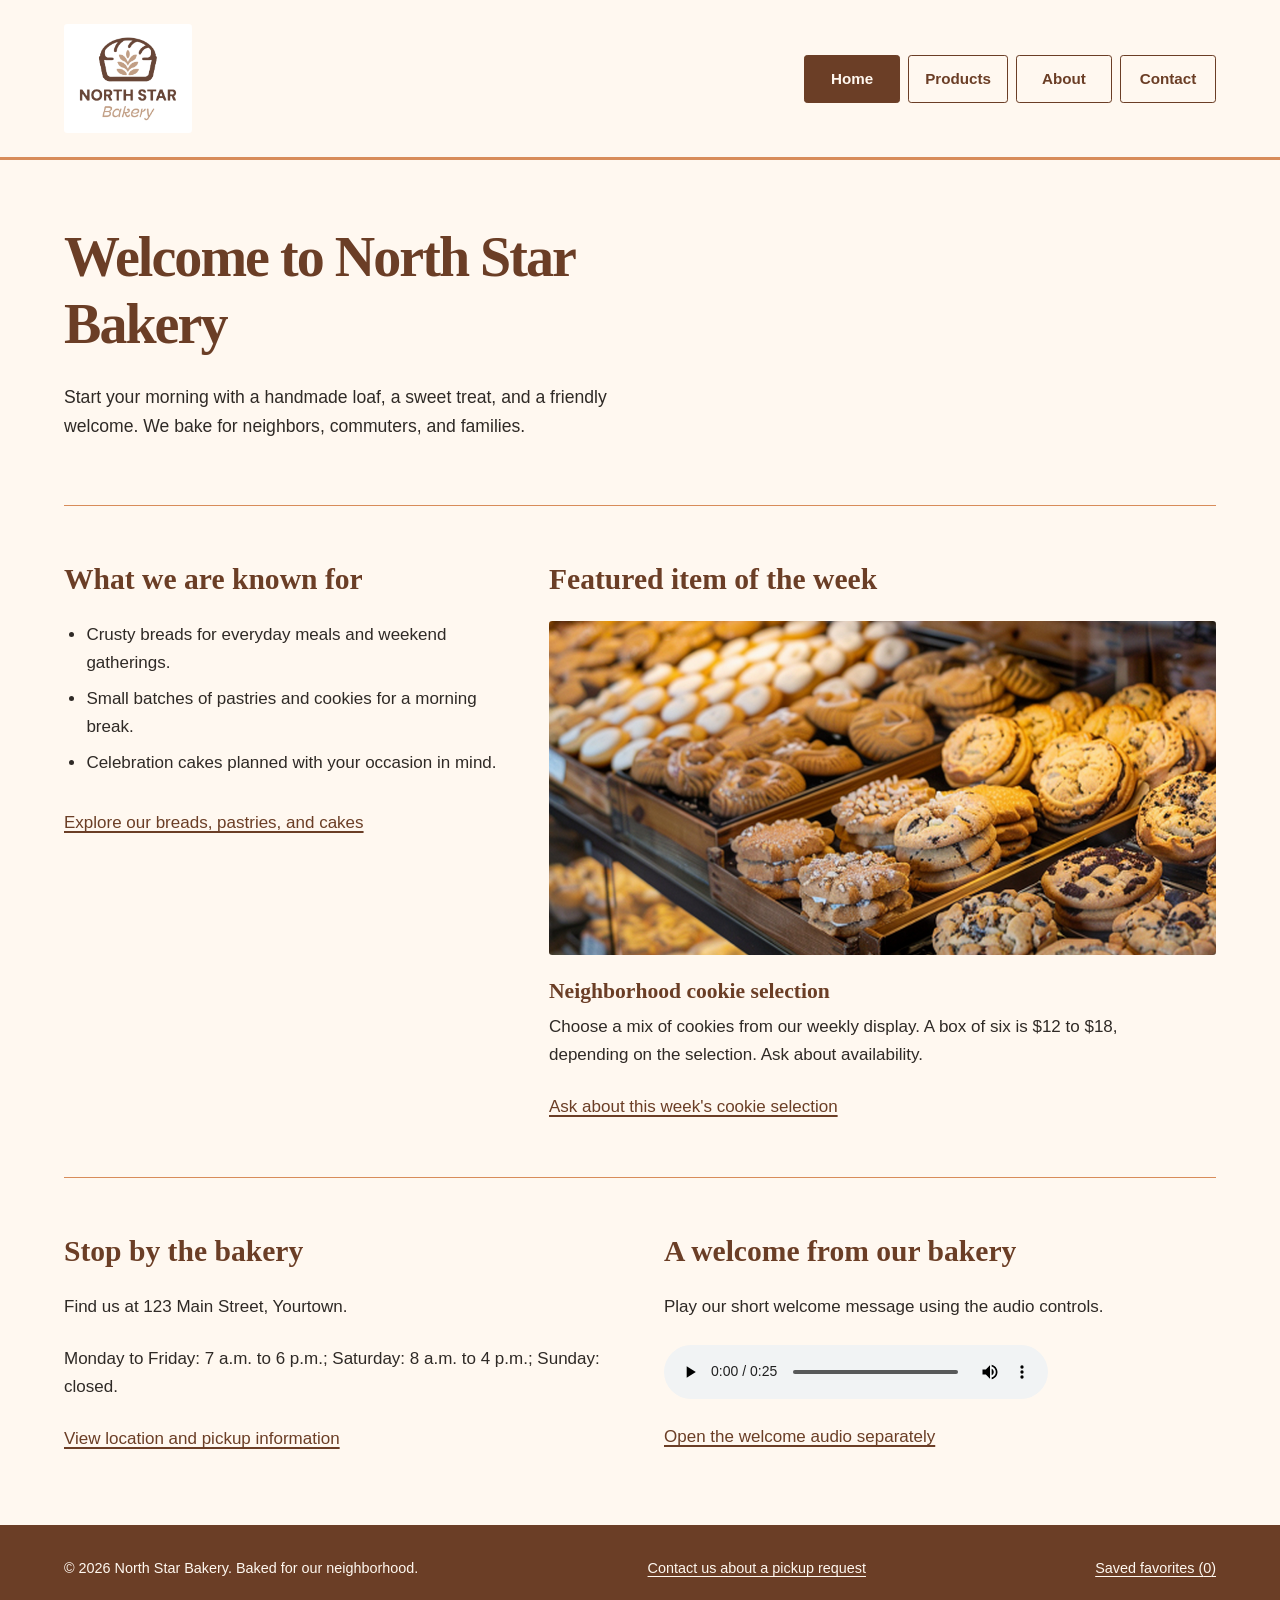
<file: index.html>
<!DOCTYPE html>
<html lang="en">
<head>
  <meta charset="UTF-8">
  <meta name="viewport" content="width=device-width, initial-scale=1.0">
  <meta name="description" content="Neighborhood breads, pastries, cakes, and weekly bakery features.">
  <title>Home | North Star Bakery</title>
<link rel="stylesheet" href="styles.css">
<script type="module" src="app.js"></script>
</head>
<body class="index-page">
  <!-- Business details are sample content for the client scenario. -->
  <a href="#main-content">Skip to main content</a>
  <header>
    <div class="container header-inner">
<img src="media/bakery-logo.png" width="140" alt="North Star Bakery logo with a bread and wheat emblem">
    <nav aria-label="Main navigation">
      <ul>
        <li><a href="index.html" aria-current="page">Home</a></li>
        <li><a href="products.html">Products</a></li>
        <li><a href="about.html">About</a></li>
        <li><a href="contact.html">Contact</a></li>
      </ul>
    </nav>
  </div></header>
  <main id="main-content" class="container">
    <div class="page-intro">
<h1>Welcome to North Star Bakery</h1>
    <p>Start your morning with a handmade loaf, a sweet treat, and a
       friendly welcome. We bake for neighbors, commuters, and families.</p>
    </div>
<div class="home-highlights">
<section aria-labelledby="known-for" class="content-section">
      <h2 id="known-for">What we are known for</h2>
      <ul>
        <li>Crusty breads for everyday meals and weekend gatherings.</li>
        <li>Small batches of pastries and cookies for a morning break.</li>
        <li>Celebration cakes planned with your occasion in mind.</li>
      </ul>
      <p><a href="products.html">Explore our breads, pastries, and cakes</a></p>
    </section>
    <section aria-labelledby="weekly-feature" class="content-section">
      <h2 id="weekly-feature">Featured item of the week</h2>
      <picture>
        <source media="(min-width: 700px)" srcset="media/bakery-feature-large.png">
        <img src="media/bakery-feature-small.png" width="320" alt="Assorted cookies and pastries arranged in a bakery display">
      </picture>
      <h3>Neighborhood cookie selection</h3>
      <p>Choose a mix of cookies from our weekly display. A box of six is
         $12 to $18, depending on the selection. Ask about availability.</p>
      <p><a href="contact.html">Ask about this week's cookie selection</a></p>
    </section>
    </div>
<div class="home-details">
<section aria-labelledby="visit" class="content-section">
      <h2 id="visit">Stop by the bakery</h2>
      <p>Find us at 123 Main Street, Yourtown.</p>
      <p>Monday to Friday: 7 a.m. to 6 p.m.; Saturday: 8 a.m. to 4 p.m.;
         Sunday: closed.</p>
      <p><a href="contact.html#location">View location and pickup information</a></p>
    </section>
    <section aria-labelledby="welcome-audio" class="content-section">
      <h2 id="welcome-audio">A welcome from our bakery</h2>
      <p>Play our short welcome message using the audio controls.</p>
      <audio controls preload="metadata" aria-labelledby="welcome-audio">
        <source src="media/bakery-welcome.mp3" type="audio/mpeg">
        Your browser does not support HTML audio.
        <a href="media/bakery-welcome.mp3">Download the bakery welcome audio</a>.
      </audio>
      <p><a href="media/bakery-welcome.mp3">Open the welcome audio separately</a></p>
    </section>
  </div></main>
  <footer>
    <div class="container footer-inner">
<p>© 2026 North Star Bakery. Baked for our neighborhood.</p>
    <p><a href="contact.html">Contact us about a pickup request</a></p>
  <p><a href="products.html#favorites-panel">Saved favorites (<span data-favorite-count>0</span>)</a></p>
</div></footer>
</body>
</html>
</file>
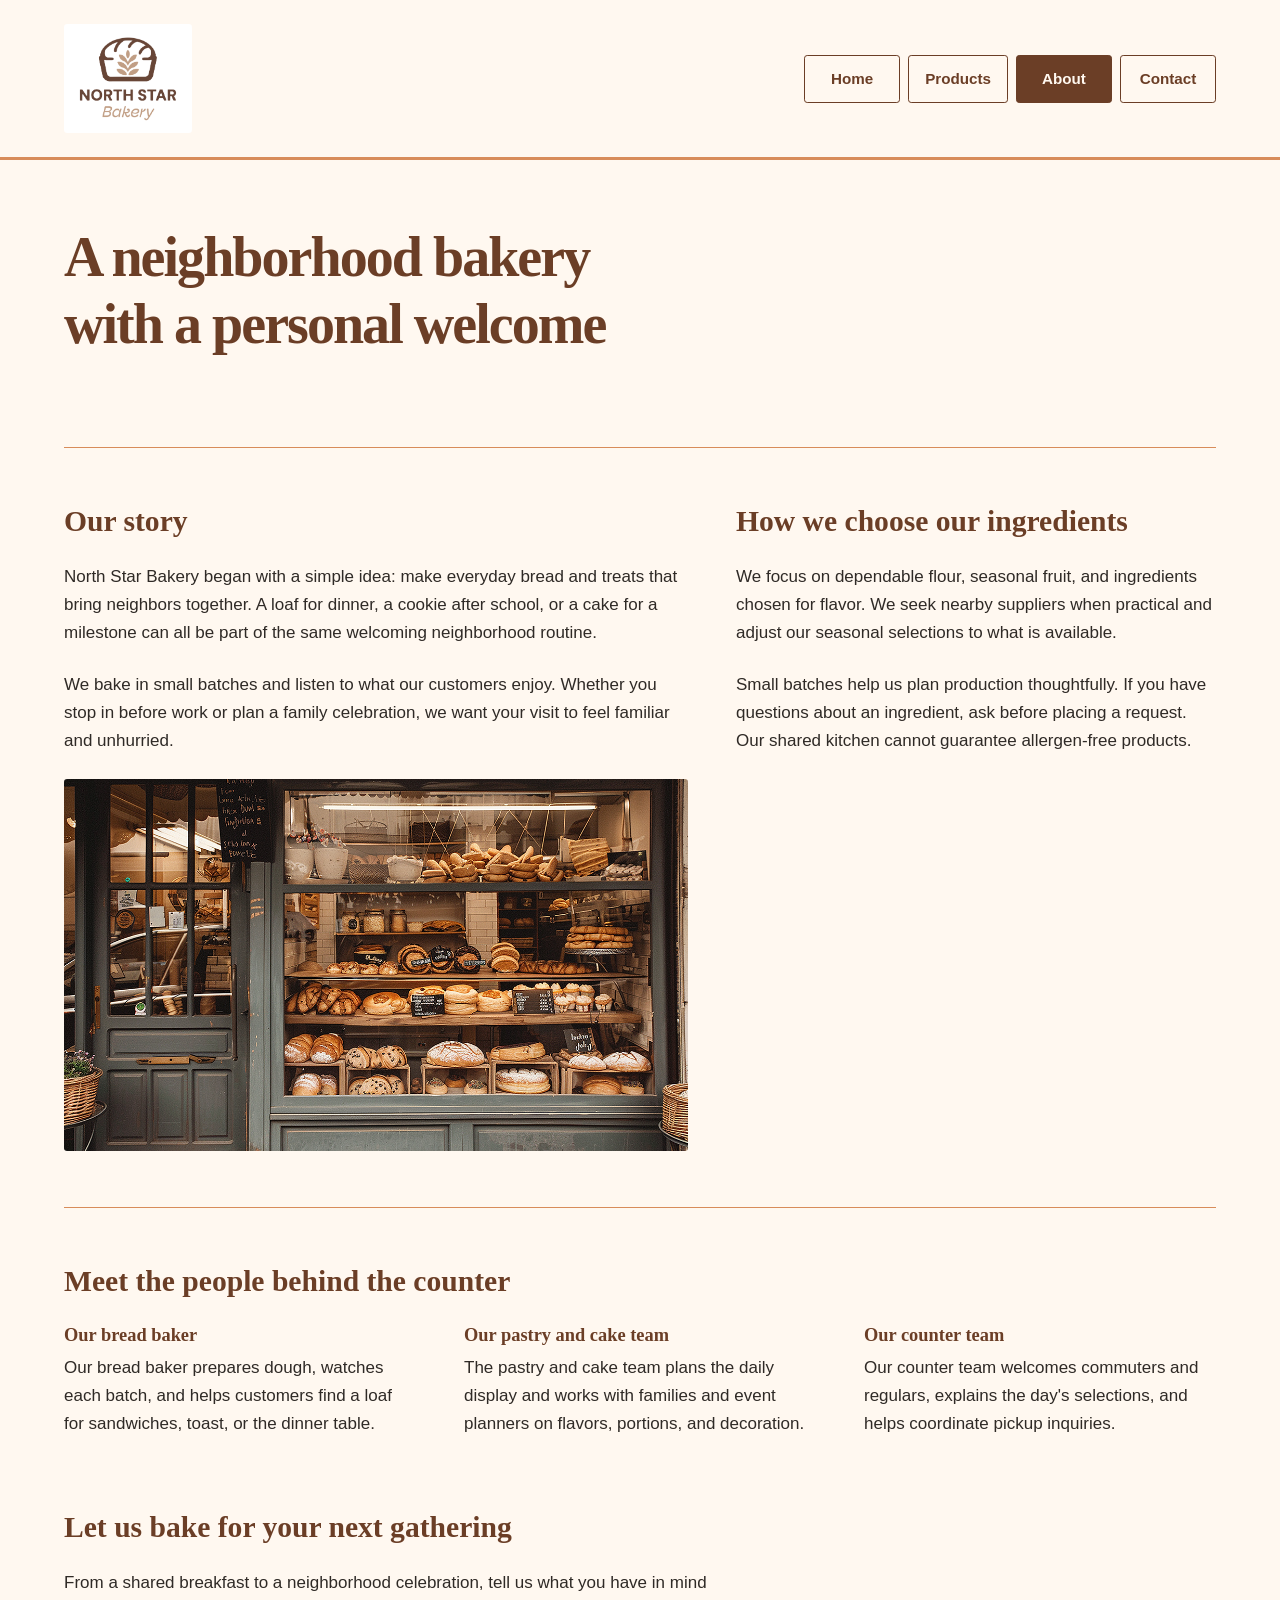
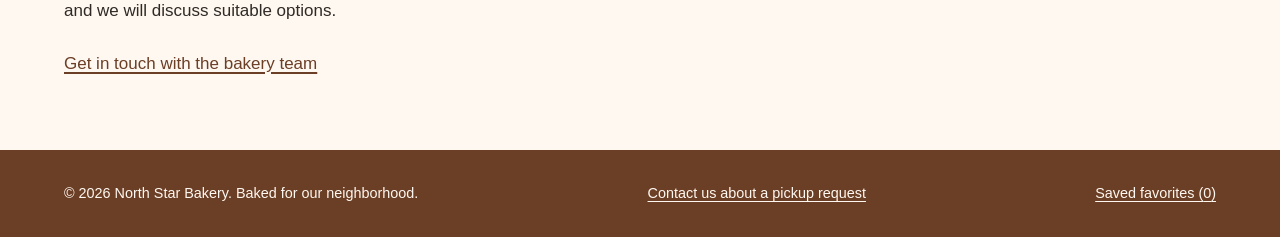
<file: about.html>
<!DOCTYPE html>
<html lang="en">
<head>
  <meta charset="UTF-8">
  <meta name="viewport" content="width=device-width, initial-scale=1.0">
  <meta name="description" content="Our community bakery story, ingredients, and baking team.">
  <title>About | North Star Bakery</title>
<link rel="stylesheet" href="styles.css">
<script type="module" src="app.js"></script>
</head>
<body class="about-page">
  <!-- Business details are sample content for the client scenario. -->
  <a href="#main-content">Skip to main content</a>
  <header>
    <div class="container header-inner">
<img src="media/bakery-logo.png" width="140" alt="North Star Bakery logo with a bread and wheat emblem">
    <nav aria-label="Main navigation">
      <ul>
        <li><a href="index.html">Home</a></li>
        <li><a href="products.html">Products</a></li>
        <li><a href="about.html" aria-current="page">About</a></li>
        <li><a href="contact.html">Contact</a></li>
      </ul>
    </nav>
  </div></header>
  <main id="main-content" class="container">
    <div class="page-intro">
<h1>A neighborhood bakery with a personal welcome</h1>
    </div>
<div class="story-layout">
<section aria-labelledby="story" class="content-section">
      <h2 id="story">Our story</h2>
      <p>North Star Bakery began with a simple idea: make everyday bread
         and treats that bring neighbors together. A loaf for dinner, a
         cookie after school, or a cake for a milestone can all be part
         of the same welcoming neighborhood routine.</p>
      <p>We bake in small batches and listen to what our customers enjoy.
         Whether you stop in before work or plan a family celebration,
         we want your visit to feel familiar and unhurried.</p>
      <img src="media/bakery-storefront.png" width="480" alt="Bakery entrance beside a window filled with breads and pastries">
    </section>
    <section aria-labelledby="sourcing" class="content-section">
      <h2 id="sourcing">How we choose our ingredients</h2>
      <p>We focus on dependable flour, seasonal fruit, and ingredients
         chosen for flavor. We seek nearby suppliers when practical and
         adjust our seasonal selections to what is available.</p>
      <p>Small batches help us plan production thoughtfully. If you have
         questions about an ingredient, ask before placing a request.
         Our shared kitchen cannot guarantee allergen-free products.</p>
    </section>
    </div>
<section aria-labelledby="team" class="content-section">
      <h2 id="team">Meet the people behind the counter</h2>
      <div class="staff-list">
<div class="staff-member">
<h3>Our bread baker</h3>
      <p>Our bread baker prepares dough, watches each batch, and helps
         customers find a loaf for sandwiches, toast, or the dinner table.</p>
      </div>
<div class="staff-member">
<h3>Our pastry and cake team</h3>
      <p>The pastry and cake team plans the daily display and works with
         families and event planners on flavors, portions, and decoration.</p>
      </div>
<div class="staff-member">
<h3>Our counter team</h3>
      <p>Our counter team welcomes commuters and regulars, explains the
         day's selections, and helps coordinate pickup inquiries.</p>
    </div>
</div></section>
    <section aria-labelledby="community" class="content-section">
      <h2 id="community">Let us bake for your next gathering</h2>
      <p>From a shared breakfast to a neighborhood celebration, tell us
         what you have in mind and we will discuss suitable options.</p>
      <p><a href="contact.html">Get in touch with the bakery team</a></p>
    </section>
  </main>
  <footer>
    <div class="container footer-inner">
<p>© 2026 North Star Bakery. Baked for our neighborhood.</p>
    <p><a href="contact.html">Contact us about a pickup request</a></p>
  <p><a href="products.html#favorites-panel">Saved favorites (<span data-favorite-count>0</span>)</a></p>
</div></footer>
</body>
</html>
</file>
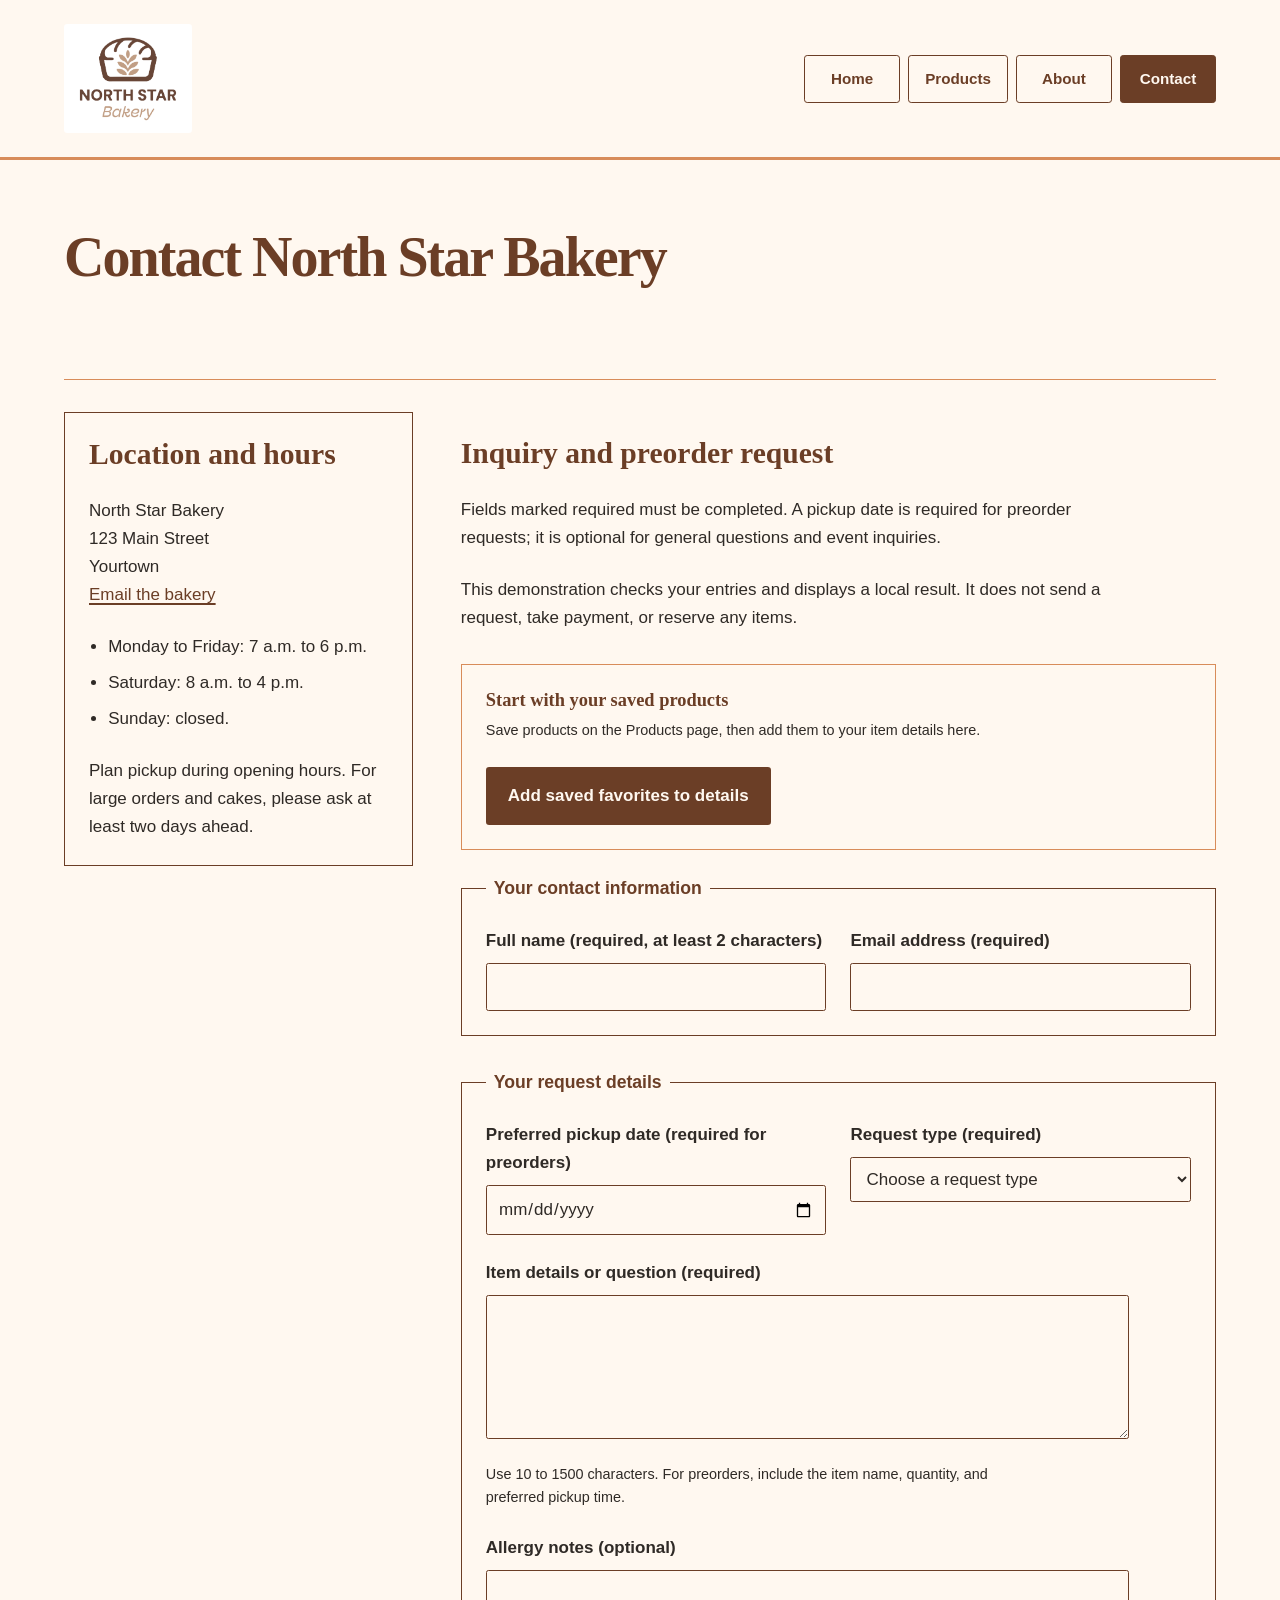
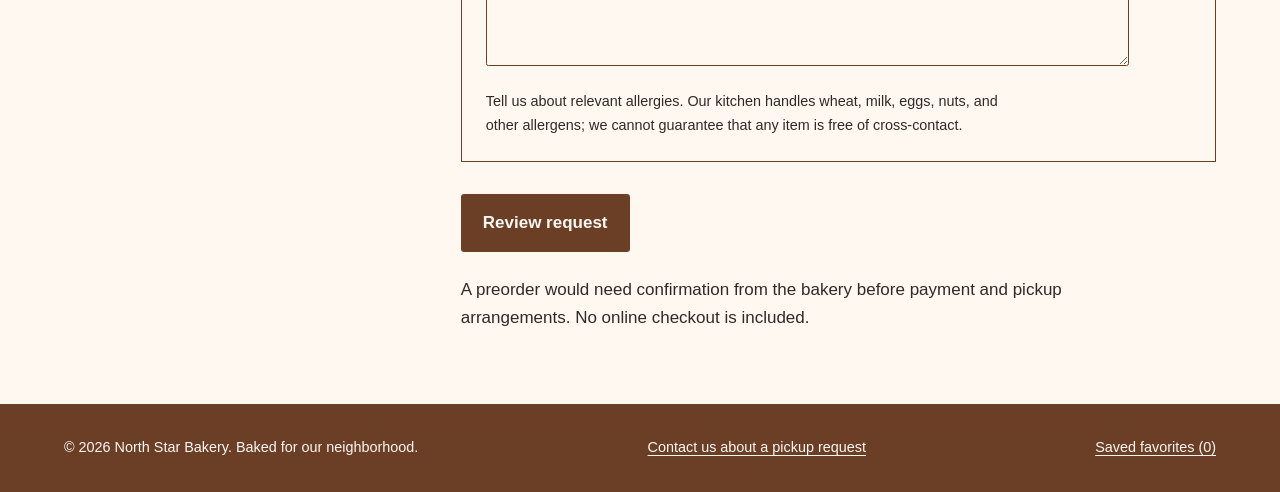
<file: contact.html>
<!DOCTYPE html>
<html lang="en">
<head>
  <meta charset="UTF-8">
  <meta name="viewport" content="width=device-width, initial-scale=1.0">
  <meta name="description" content="Bakery hours, location, and inquiry or preorder request form.">
  <title>Contact | North Star Bakery</title>
<link rel="stylesheet" href="styles.css">
<script type="module" src="app.js"></script>
</head>
<body class="contact-page">
  <!-- Business details are sample content for the client scenario. -->
  <a href="#main-content">Skip to main content</a>
  <header>
    <div class="container header-inner">
<img src="media/bakery-logo.png" width="140" alt="North Star Bakery logo with a bread and wheat emblem">
    <nav aria-label="Main navigation">
      <ul>
        <li><a href="index.html">Home</a></li>
        <li><a href="products.html">Products</a></li>
        <li><a href="about.html">About</a></li>
        <li><a href="contact.html" aria-current="page">Contact</a></li>
      </ul>
    </nav>
  </div></header>
  <main id="main-content" class="container">
    <div class="page-intro">
<h1>Contact North Star Bakery</h1>
    </div>
<div class="contact-layout">
<section aria-labelledby="location" class="content-section location-section">
      <h2 id="location">Location and hours</h2>
      <address>
        North Star Bakery<br>
        123 Main Street<br>
        Yourtown<br>
        <a href="mailto:hello@northstarbakery.example">Email the bakery</a>
      </address>
      <ul>
        <li>Monday to Friday: 7 a.m. to 6 p.m.</li>
        <li>Saturday: 8 a.m. to 4 p.m.</li>
        <li>Sunday: closed.</li>
      </ul>
      <p>Plan pickup during opening hours. For large orders and cakes,
         please ask at least two days ahead.</p>
    </section>
    <section aria-labelledby="request-heading" class="content-section request-section">
      <h2 id="request-heading">Inquiry and preorder request</h2>
      <p id="form-help">Fields marked required must be completed. A pickup date is required for preorder requests; it is optional for general questions and event inquiries.</p>
      <p id="form-status">This demonstration checks your entries and displays a local result. It does not send a request, take payment, or reserve any items.</p>
      <form id="request-form" action="contact.html#request-form" method="get" aria-describedby="form-help form-status">
        <div class="shortlist-prefill" hidden data-js-tools>
<h3>Start with your saved products</h3>
   <p id="saved-items-description">Save products on the Products page, then add them to your item details here.</p>
   <button type="button" id="use-favorites" aria-describedby="saved-items-description">Add saved favorites to details</button>
   <p id="prefill-status" role="status" aria-live="polite"></p>
</div>
<div id="validation-summary" class="validation-summary" role="alert" hidden></div>
<fieldset>
          <legend>Your contact information</legend>
          <div class="form-fields">
<p>
            <label for="customer-name">Full name (required, at least 2 characters)</label><br>
            <input type="text" id="customer-name" name="customer_name" autocomplete="name" maxlength="100" required aria-describedby="name-error" minlength="2">
          <span id="name-error" class="field-error"></span></p>
          <p>
            <label for="email">Email address (required)</label><br>
            <input type="email" id="email" name="email" autocomplete="email" maxlength="254" required aria-describedby="email-error">
          <span id="email-error" class="field-error"></span></p>
        </div>
</fieldset>
        <fieldset>
          <legend>Your request details</legend>
          <div class="form-fields">
<p>
            <label for="pickup-date">Preferred pickup date (required for preorders)</label><br>
            <input type="date" id="pickup-date" name="pickup_date" aria-describedby="date-error">
          <span id="date-error" class="field-error"></span></p>
          <p>
            <label for="request-type">Request type (required)</label><br>
            <select id="request-type" name="request_type" required aria-describedby="type-error">
              <option value="">Choose a request type</option>
              <option value="preorder">Preorder request</option>
              <option value="question">General question</option>
              <option value="event">Cake or event inquiry</option>
            </select>
          <span id="type-error" class="field-error"></span></p>
          <p class="full-field">
            <label for="item-details">Item details or question (required)</label><br>
            <textarea id="item-details" name="item_details" rows="5" cols="40" minlength="10" maxlength="1500" required aria-describedby="item-help details-error"></textarea>
          <span id="details-error" class="field-error"></span></p>
          <p id="item-help" class="full-field">Use 10 to 1500 characters. For preorders, include
             the item name, quantity, and preferred pickup time.</p>
          <p class="full-field">
            <label for="allergy-notes">Allergy notes (optional)</label><br>
            <textarea id="allergy-notes" name="allergy_notes" rows="3" cols="40" maxlength="500" aria-describedby="allergy-help allergy-error"></textarea>
          <span id="allergy-error" class="field-error"></span></p>
          <p id="allergy-help" class="full-field">Tell us about relevant allergies. Our kitchen
             handles wheat, milk, eggs, nuts, and other allergens; we cannot
             guarantee that any item is free of cross-contact.</p>
        </div>
</fieldset>
        <p><button type="submit">Review request</button></p>
      <p id="form-result" class="form-result" role="status" tabindex="-1" hidden></p>
<p id="storage-message" role="status" class="storage-message"></p>
</form>
      <p>A preorder would need confirmation from the bakery before payment
         and pickup arrangements. No online checkout is included.</p>
    </section>
  </div></main>
  <footer>
    <div class="container footer-inner">
<p>© 2026 North Star Bakery. Baked for our neighborhood.</p>
    <p><a href="contact.html">Contact us about a pickup request</a></p>
  <p><a href="products.html#favorites-panel">Saved favorites (<span data-favorite-count>0</span>)</a></p>
</div></footer>
</body>
</html>
</file>
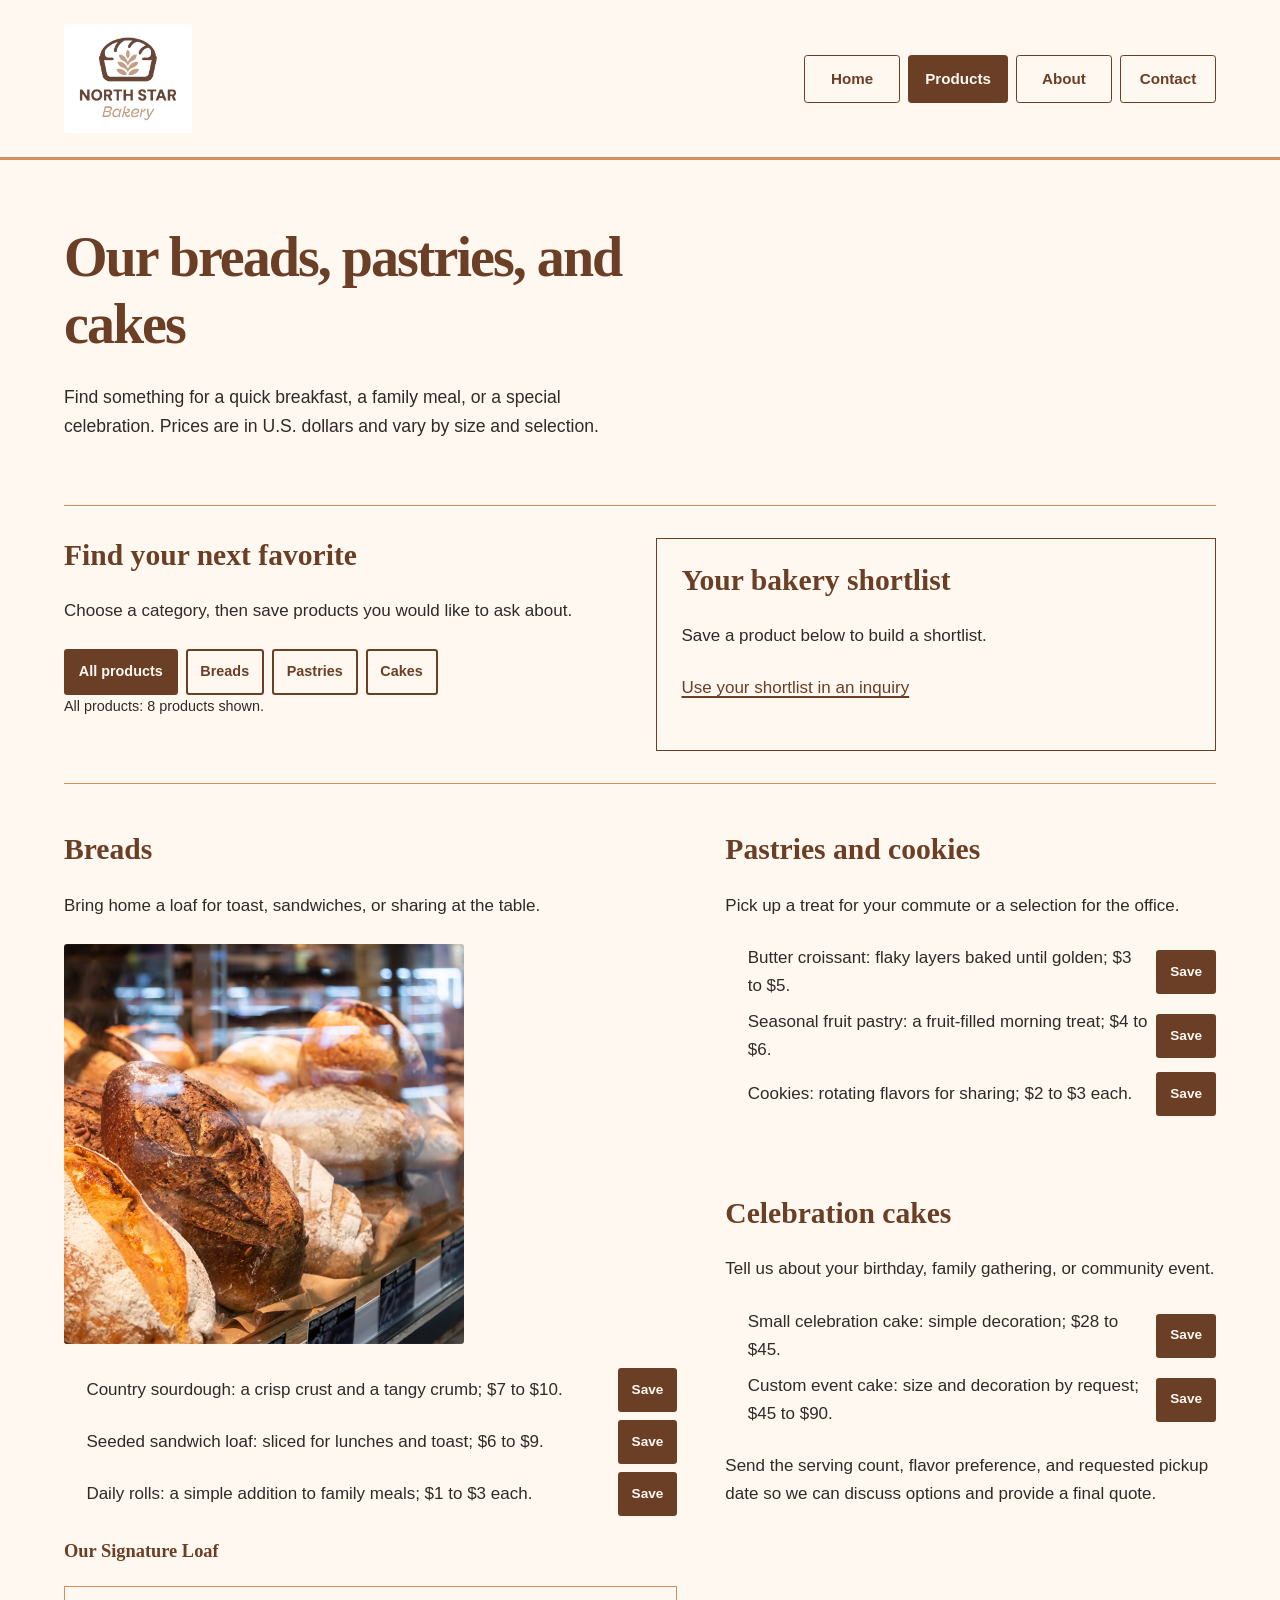
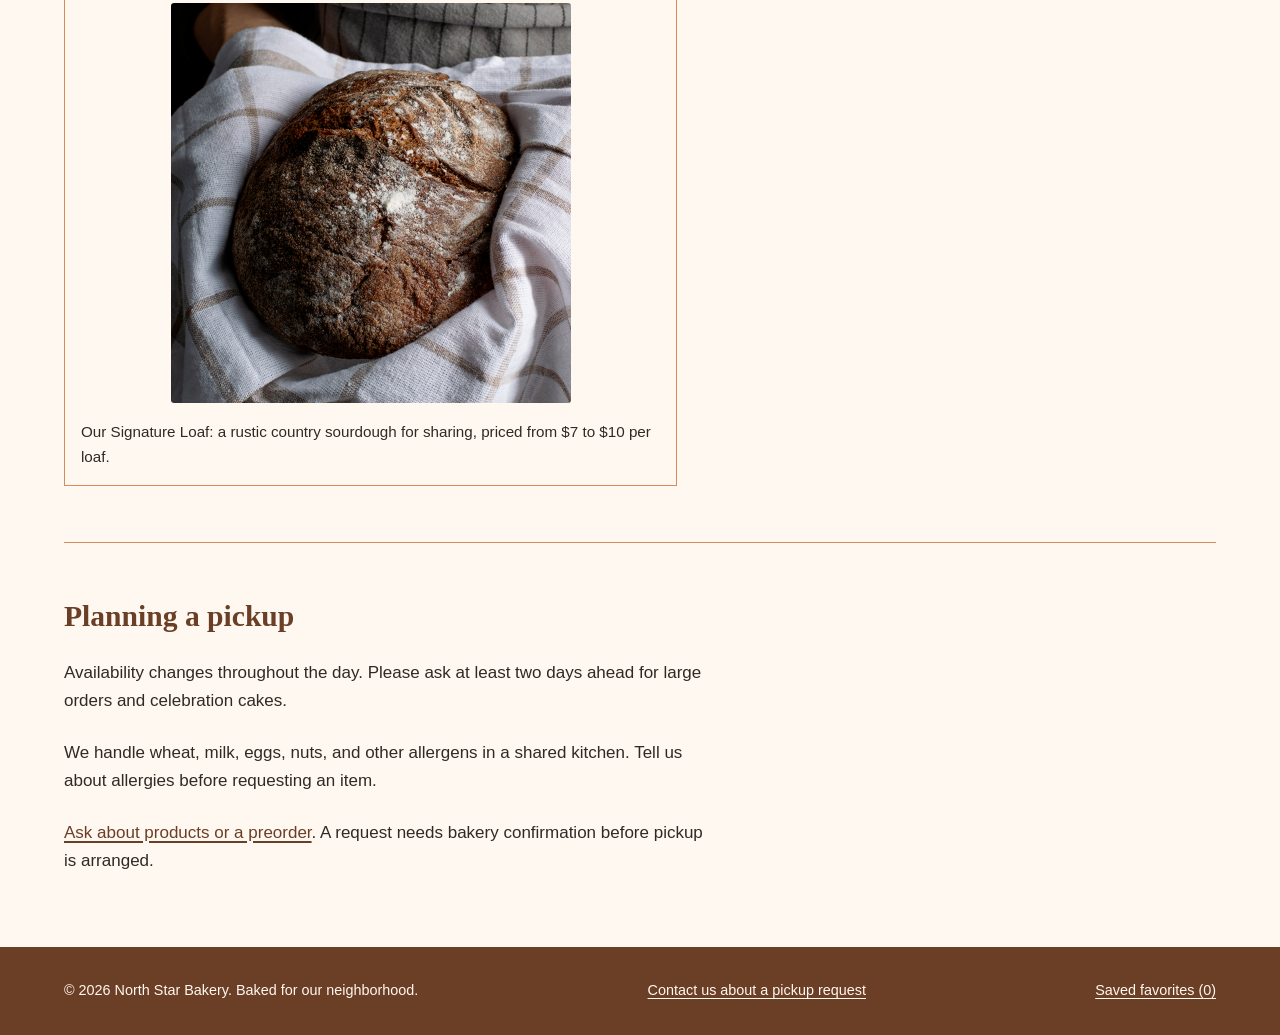
<file: products.html>
<!DOCTYPE html>
<html lang="en">
<head>
  <meta charset="UTF-8">
  <meta name="viewport" content="width=device-width, initial-scale=1.0">
  <meta name="description" content="Browse our breads, pastries, and cakes with sample price ranges.">
  <title>Products | North Star Bakery</title>
<link rel="stylesheet" href="styles.css">
<script type="module" src="app.js"></script>
</head>
<body class="products-page">
  <!-- Business details are sample content for the client scenario. -->
  <a href="#main-content">Skip to main content</a>
  <header>
    <div class="container header-inner">
<img src="media/bakery-logo.png" width="140" alt="North Star Bakery logo with a bread and wheat emblem">
    <nav aria-label="Main navigation">
      <ul>
        <li><a href="index.html">Home</a></li>
        <li><a href="products.html" aria-current="page">Products</a></li>
        <li><a href="about.html">About</a></li>
        <li><a href="contact.html">Contact</a></li>
      </ul>
    </nav>
  </div></header>
  <main id="main-content" class="container">
    <div class="page-intro">
<h1>Our breads, pastries, and cakes</h1>
    <p>Find something for a quick breakfast, a family meal, or a special
       celebration. Prices are in U.S. dollars and vary by size and selection.</p>
    </div>
<section class="shop-tools" aria-label="Product tools">
   <div class="filter-panel">
<h2>Find your next favorite</h2>
   <p>Choose a category, then save products you would like to ask about.</p>
   <div class="filter-buttons" role="group" aria-label="Filter bakery products" hidden data-js-tools>
    <button type="button" data-category="all" aria-pressed="true">All products</button>
    <button type="button" data-category="breads" aria-pressed="false">Breads</button>
    <button type="button" data-category="pastries" aria-pressed="false">Pastries</button>
    <button type="button" data-category="cakes" aria-pressed="false">Cakes</button>
   </div>
<p id="filter-result" role="status" aria-live="polite"></p>
</div>
   <div id="favorites-panel" class="favorites-panel" aria-labelledby="favorites-heading">
    <h2 id="favorites-heading">Your bakery shortlist</h2>
    <p id="favorites-empty">Save a product below to build a shortlist.</p>
    <ul id="favorites-list" aria-label="Saved products"></ul>
    <p id="favorites-status" role="status" aria-live="polite"></p>
    <button type="button" id="clear-favorites" hidden>Clear favorites</button>
    <p><a href="contact.html#request-form">Use your shortlist in an inquiry</a></p>
   </div>
<noscript><p>Enable JavaScript to filter categories and save favorites. All products remain available below.</p></noscript>
  <p id="storage-message" role="status" class="storage-message"></p></section><div class="products-layout">
<section aria-labelledby="breads" class="content-section" data-product-category="breads">
      <h2 id="breads">Breads</h2>
      <p>Bring home a loaf for toast, sandwiches, or sharing at the table.</p>
      <img src="media/bakery-bread.png" width="320" alt="Round and oval crusty bread loaves on a bakery shelf">
      <ul>
        <li>
<span class="product-description">Country sourdough: a crisp crust and a tangy crumb; $7 to $10.</span><button type="button" data-save-product="signature-loaf" aria-pressed="false" aria-label="Save Country sourdough Signature Loaf" class="save-product" hidden="">Save</button>
</li>
        <li>
<span class="product-description">Seeded sandwich loaf: sliced for lunches and toast; $6 to $9.</span><button type="button" data-save-product="sandwich-loaf" aria-pressed="false" aria-label="Save Seeded sandwich loaf" class="save-product" hidden="">Save</button>
</li>
        <li>
<span class="product-description">Daily rolls: a simple addition to family meals; $1 to $3 each.</span><button type="button" data-save-product="daily-rolls" aria-pressed="false" aria-label="Save Daily rolls" class="save-product" hidden="">Save</button>
</li>
      </ul>
      <h3>Our Signature Loaf</h3>
      <figure>
        <img src="media/bakery-signature-loaf.png" width="320" alt="Flour-dusted oval loaf with diagonal cuts on a cloth">
        <figcaption>Our Signature Loaf: a rustic country sourdough for
          sharing, priced from $7 to $10 per loaf.</figcaption>
      </figure>
    </section>
    <div class="product-categories">
<section aria-labelledby="pastries" class="content-section" data-product-category="pastries">
      <h2 id="pastries">Pastries and cookies</h2>
      <p>Pick up a treat for your commute or a selection for the office.</p>
      <ul>
        <li>
<span class="product-description">Butter croissant: flaky layers baked until golden; $3 to $5.</span><button type="button" data-save-product="croissant" aria-pressed="false" aria-label="Save Butter croissant" class="save-product" hidden="">Save</button>
</li>
        <li>
<span class="product-description">Seasonal fruit pastry: a fruit-filled morning treat; $4 to $6.</span><button type="button" data-save-product="fruit-pastry" aria-pressed="false" aria-label="Save Seasonal fruit pastry" class="save-product" hidden="">Save</button>
</li>
        <li>
<span class="product-description">Cookies: rotating flavors for sharing; $2 to $3 each.</span><button type="button" data-save-product="cookies" aria-pressed="false" aria-label="Save Cookies" class="save-product" hidden="">Save</button>
</li>
      </ul>
    </section>
    <section aria-labelledby="cakes" class="content-section" data-product-category="cakes">
      <h2 id="cakes">Celebration cakes</h2>
      <p>Tell us about your birthday, family gathering, or community event.</p>
      <ul>
        <li>
<span class="product-description">Small celebration cake: simple decoration; $28 to $45.</span><button type="button" data-save-product="small-cake" aria-pressed="false" aria-label="Save Small celebration cake" class="save-product" hidden="">Save</button>
</li>
        <li>
<span class="product-description">Custom event cake: size and decoration by request; $45 to $90.</span><button type="button" data-save-product="event-cake" aria-pressed="false" aria-label="Save Custom event cake" class="save-product" hidden="">Save</button>
</li>
      </ul>
      <p>Send the serving count, flavor preference, and requested pickup date
         so we can discuss options and provide a final quote.</p>
    </section>
    </div>
</div>
<section aria-labelledby="ordering" class="content-section ordering-section">
      <h2 id="ordering">Planning a pickup</h2>
      <p>Availability changes throughout the day. Please ask at least two
         days ahead for large orders and celebration cakes.</p>
      <p>We handle wheat, milk, eggs, nuts, and other allergens in a shared
         kitchen. Tell us about allergies before requesting an item.</p>
      <p><a href="contact.html#request-form">Ask about products or a preorder</a>.
         A request needs bakery confirmation before pickup is arranged.</p>
    </section>
  </main>
  <footer>
    <div class="container footer-inner">
<p>© 2026 North Star Bakery. Baked for our neighborhood.</p>
    <p><a href="contact.html">Contact us about a pickup request</a></p>
  <p><a href="products.html#favorites-panel">Saved favorites (<span data-favorite-count>0</span>)</a></p>
</div></footer>
</body>
</html>
</file>
<file: styles.css>
/* North Star Bakery Touchstone 3
   Four-color palette and two font families.
   Base rules serve small screens. Larger layouts use min-width queries. */

:root {
  --cream: #FFF8F0;
  --brown: #6B3E26;
  --peach: #D88C5A;
  --charcoal: #2F2A26;
  --space-1: 0.5rem;
  --space-2: 1rem;
  --space-3: 1.5rem;
  --space-4: 2rem;
  --space-5: 3rem;
}

* { box-sizing: border-box; }

body {
  margin: 0;
  background: var(--cream);
  color: var(--charcoal);
  font-family: Arial, sans-serif;
  font-size: 1rem;
  line-height: 1.65;
}

h1, h2, h3, p, ul, figure { margin-top: 0; }

h1, h2, h3 {
  font-family: Georgia, serif;
  font-weight: 700;
  line-height: 1.2;
  color: var(--brown);
}

h1 {
  max-width: 22ch;
  margin-bottom: var(--space-3);
  font-size: clamp(2rem, 5vw, 3.5rem);
  letter-spacing: -0.035em;
}

h2 {
  margin-bottom: var(--space-3);
  font-size: 1.65rem;
}

h3 {
  margin-bottom: var(--space-1);
  font-size: 1.15rem;
}

p, ul { margin-bottom: var(--space-3); }
p { max-width: 68ch; }
ul { padding-left: 1.4rem; }
li + li { margin-top: var(--space-1); }

a {
  color: var(--brown);
  text-decoration-thickness: 0.09em;
  text-underline-offset: 0.2em;
  overflow-wrap: anywhere;
}

a:hover { text-decoration-thickness: 0.15em; }

a:focus-visible, button:focus-visible, input:focus-visible,
select:focus-visible, textarea:focus-visible {
  outline: 3px solid var(--brown);
  outline-offset: 4px;
}

img {
  display: block;
  max-width: 100%;
  height: auto;
  border-radius: 0.2rem;
}

audio { display: block; width: 100%; max-width: 24rem; margin-block: var(--space-3); }

.container {
  width: min(72rem, calc(100% - 2rem));
  margin-inline: auto;
}

/* Keyboard users can bypass the repeated navigation. */
body > a[href="#main-content"] {
  position: absolute;
  z-index: 5;
  top: -6rem;
  left: var(--space-2);
  padding: var(--space-2);
  background: var(--cream);
  border: 2px solid var(--brown);
}

body > a[href="#main-content"]:focus { top: var(--space-2); }

header { border-bottom: 3px solid var(--peach); }

.header-inner {
  display: flex;
  flex-direction: column;
  align-items: center;
  gap: var(--space-3);
  padding-block: var(--space-3);
}

.header-inner > img { width: 7rem; }
nav { width: 100%; }

nav ul {
  display: flex;
  flex-wrap: wrap;
  justify-content: center;
  gap: var(--space-1);
  margin: 0;
  padding: 0;
  list-style: none;
}

nav li + li { margin-top: 0; }
nav li { flex: 1 1 calc(50% - 0.5rem); }

nav a {
  display: flex;
  align-items: center;
  justify-content: center;
  min-height: 2.75rem;
  padding: 0.65rem 1rem;
  border: 1px solid var(--brown);
  border-radius: 0.2rem;
  font-size: 0.95rem;
  font-weight: 700;
  text-decoration: none;
}

nav a[aria-current="page"] { background: var(--brown); color: var(--cream); }
nav a:hover { background: var(--peach); color: var(--charcoal); }

main { padding-bottom: var(--space-5); }

.page-intro {
  padding-block: var(--space-5) var(--space-4);
  border-bottom: 1px solid var(--peach);
  margin-bottom: var(--space-4);
}

.page-intro > p {
  margin-bottom: 0;
  max-width: 58ch;
  font-size: 1.1rem;
}

.content-section {
  min-width: 0;
  padding-block: var(--space-3);
}

.content-section > :last-child { margin-bottom: 0; }

.home-highlights, .home-details, .products-layout,
.product-categories, .story-layout, .contact-layout, .staff-list {
  display: flex;
  flex-direction: column;
  gap: var(--space-4);
}

.home-highlights, .products-layout, .story-layout {
  padding-bottom: var(--space-4);
  margin-bottom: var(--space-4);
  border-bottom: 1px solid var(--peach);
}

.home-highlights > section:first-child > ul { margin-bottom: var(--space-4); }
.home-highlights picture { display: block; margin-bottom: var(--space-3); }
.home-highlights picture img { width: 100%; }
.home-highlights h3 { font-size: 1.35rem; }

/* The loaf and its explanation remain together as a semantic figure. */
figure {
  margin: var(--space-3) 0 0;
  padding: var(--space-2);
  border: 1px solid var(--peach);
}

figure img { width: 100%; max-width: 25rem; margin-inline: auto; }
figcaption { margin-top: var(--space-2); font-size: 0.95rem; }
.products-layout > section > img { width: 100%; max-width: 25rem; margin-bottom: var(--space-3); }
.story-layout img { width: 100%; margin-top: var(--space-3); }
.staff-list { margin-top: var(--space-3); }
.staff-member { min-width: 0; }

/* Each column starts as a full-width block for smaller screens. */
.location-section {
  align-self: flex-start;
  width: 100%;
  padding: var(--space-3);
  border: 1px solid var(--brown);
}

address { margin-bottom: var(--space-3); font-style: normal; }
.location-section ul { padding-left: 1.2rem; }

form { width: 100%; margin-top: var(--space-4); }

fieldset {
  min-width: 0;
  margin: 0 0 var(--space-4);
  padding: var(--space-3);
  border: 1px solid var(--brown);
}

legend {
  max-width: 100%;
  padding-inline: var(--space-1);
  color: var(--brown);
  font-size: 1.1rem;
  font-weight: 700;
}

.form-fields {
  display: flex;
  flex-direction: column;
  gap: var(--space-3);
}

.form-fields > p { min-width: 0; width: 100%; margin: 0; }
label { display: block; margin-bottom: var(--space-1); font-weight: 700; }
form br { display: none; }

input, select, textarea {
  display: block;
  width: 100%;
  min-width: 0;
  min-height: 2.75rem;
  padding: 0.7rem;
  border: 1px solid var(--brown);
  border-radius: 0.15rem;
  background: var(--cream);
  color: var(--charcoal);
  font: inherit;
  line-height: 1.4;
}

textarea { resize: vertical; }
form p[id] { font-size: 0.9rem; }

button {
  min-height: 2.75rem;
  padding: 0.8rem 1.25rem;
  border: 2px solid var(--brown);
  border-radius: 0.2rem;
  background: var(--brown);
  color: var(--cream);
  font: inherit;
  font-weight: 700;
  cursor: pointer;
}

button:hover { background: var(--peach); color: var(--charcoal); }

footer { background: var(--brown); color: var(--cream); }
.footer-inner {
  display: flex;
  flex-direction: column;
  gap: var(--space-2);
  padding-block: var(--space-4);
  font-size: 0.9rem;
}
.footer-inner p { margin: 0; }
footer a { color: var(--cream); }

/* The first larger-screen breakpoint turns stacked blocks into columns. */
@media (min-width: 48rem) {
  .container { width: min(72rem, calc(100% - 4rem)); }
  .header-inner { flex-direction: row; justify-content: space-between; gap: var(--space-5); }
  .header-inner > img { width: 8rem; }
  nav { width: auto; }
  nav li { flex: 0 1 auto; }
  nav a { min-width: 6rem; }
  .page-intro { padding-block: 3.5rem var(--space-5); }
  h2 { font-size: 1.85rem; }
  .home-highlights, .home-details, .products-layout,
  .story-layout, .contact-layout, .staff-list { flex-direction: row; align-items: flex-start; }
  .home-highlights > section:first-child { flex: 1 1 38%; }
  .home-highlights > section:last-child { flex: 1.5 1 58%; }
  .home-details > section { flex: 1 1 0; }
  .products-layout > section { flex: 1.25 1 0; }
  .product-categories { flex: 1 1 0; }
  .story-layout > section { flex: 1 1 0; }
  .story-layout > section:first-child { flex-grow: 1.3; }
  .staff-member { flex: 1 1 0; }
  .contact-layout > .location-section { flex: 1 1 30%; }
  .contact-layout > .request-section { flex: 2 1 65%; }
  .form-fields { flex-direction: row; flex-wrap: wrap; }
  .form-fields > p { flex: 1 1 calc(50% - 0.75rem); width: auto; }
  .form-fields > p.full-field { flex-basis: 100%; }
  .footer-inner { flex-direction: row; flex-wrap: wrap; justify-content: space-between; align-items: center; }
}

/* Wide screens gain whitespace rather than extra content columns. */
@media (min-width: 68rem) {
  body { font-size: 1.0625rem; }
  .home-highlights, .home-details, .products-layout,
  .story-layout, .contact-layout, .staff-list { gap: var(--space-5); }
  .page-intro { padding-block: 4rem; }
}

/* Touchstone 4 uses the same four colors and two font families. */
[hidden] { display: none !important; }
.shop-tools { display: flex; flex-direction: column; gap: var(--space-4); padding-bottom: var(--space-4); margin-bottom: var(--space-3); border-bottom: 1px solid var(--peach); }
.filter-panel, .favorites-panel { min-width: 0; }
.filter-buttons { display: flex; flex-wrap: wrap; gap: var(--space-1); }
.filter-buttons button { background: var(--cream); color: var(--brown); padding: 0.55rem 0.8rem; font-size: 0.9rem; }
.filter-buttons button[aria-pressed="true"] { background: var(--brown); color: var(--cream); }
.filter-buttons button:hover { background: var(--peach); color: var(--charcoal); }
.favorites-panel { border: 1px solid var(--brown); padding: var(--space-3); }
#favorites-list { list-style: none; padding: 0; }
#favorites-list > li, section[data-product-category] > ul > li { display: flex; flex-wrap: wrap; justify-content: space-between; align-items: center; gap: var(--space-1); }
.product-description { flex: 1 1 13rem; }
.save-product, .remove-favorite { padding: 0.5rem 0.75rem; font-size: 0.85rem; }
.save-product[aria-pressed="true"] { background: var(--peach); color: var(--charcoal); }
#filter-result, #favorites-status, #prefill-status, .storage-message { font-size: 0.9rem; }
.storage-message { flex-basis: 100%; margin: 0; }
.storage-message:empty, #favorites-status:empty, #prefill-status:empty { display: none; }
.shortlist-prefill { border: 1px solid var(--peach); padding: var(--space-3); margin-bottom: var(--space-3); }
.shortlist-prefill p { font-size: 0.9rem; }
.field-error { display: block; margin-top: var(--space-1); color: var(--brown); font-size: 0.9rem; font-weight: 700; }
.field-error:empty { display: none; }
[aria-invalid="true"] { border: 3px solid var(--brown); }
.validation-summary, .form-result { border-left: 4px solid var(--brown); padding: var(--space-2); margin-block: var(--space-3); font-weight: 700; }
@media (min-width: 48rem) {
 .shop-tools { flex-direction: row; flex-wrap: wrap; align-items: flex-start; }
 .filter-panel { flex: 1.1 1 0; }
 .favorites-panel { flex: 1 1 0; }
}
</file>
